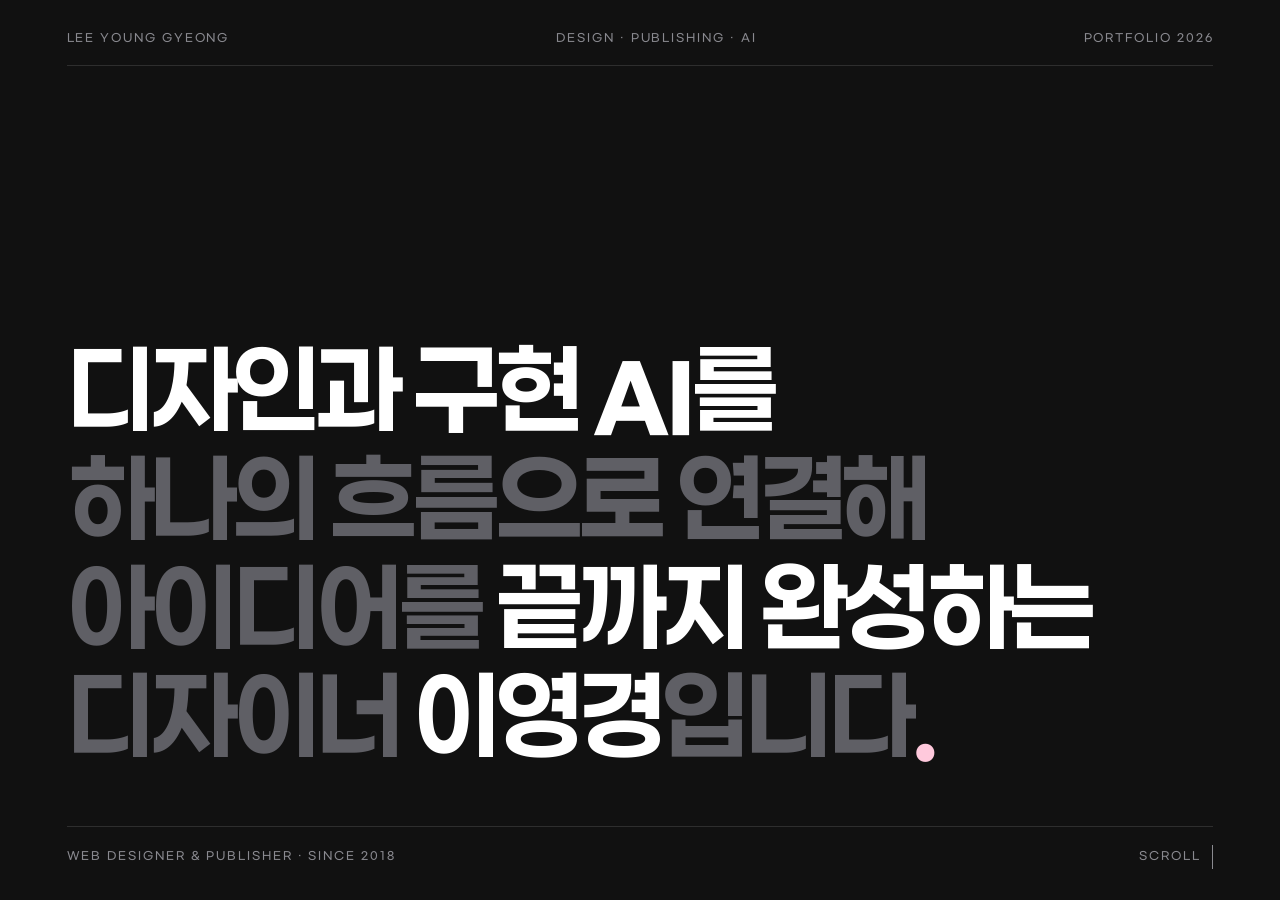
<file: hero-poster.html>
<!DOCTYPE html>
<html lang="ko">
<head>
  <meta charset="UTF-8">
  <meta name="viewport" content="width=device-width, initial-scale=1.0, viewport-fit=cover">
  <meta name="robots" content="noindex, nofollow">
  <title>이영경 Hero 시안</title>
  <link rel="icon" href="assets/images/favicon.svg" type="image/svg+xml">
  <style>
    /* ---------- 폰트: 포트폴리오와 동일 (한글 Paperlogy · 영문 Gmarket Sans) ---------- */
    @font-face{font-family:"Paperlogy";src:url("assets/fonts/Paperlogy-7Bold.woff2") format("woff2");font-weight:700;font-display:swap}
    @font-face{font-family:"GmarketLatin";src:url("assets/fonts/GmarketSansMedium.latin.woff2") format("woff2");font-weight:500 600;size-adjust:92%;font-display:swap;unicode-range:U+0000-00FF,U+2000-206F}
    @font-face{font-family:"GmarketLatin";src:url("assets/fonts/GmarketSansBold.latin.woff2") format("woff2");font-weight:700 800;size-adjust:92%;font-display:swap;unicode-range:U+0000-00FF,U+2000-206F}

    :root{
      color-scheme:dark;
      --hero-bg:#111111;                 /* 포트폴리오 배경과 동일 */
      --hero-strong:#FFFFFF;             /* 핵심 문장 */
      --hero-muted:#5F5F65;              /* 보조 문장 */
      --hero-meta:#8A8A90;               /* 상·하단 작은 정보 */
      --hero-line:rgba(255,255,255,.12);
      --hero-accent:#FFC9DC;             /* 포인트 핑크: 마침표 한 점 */
      --hero-pad:clamp(20px,5.2vw,96px);
      --hero-font:"GmarketLatin","Paperlogy","Pretendard","Apple SD Gothic Neo","Malgun Gothic",sans-serif;
    }
    *{box-sizing:border-box}
    html,body{margin:0;background:var(--hero-bg)}
    body{-webkit-font-smoothing:antialiased;word-break:keep-all;overflow-wrap:break-word}

    /* ---------- Hero ---------- */
    .hero{
      min-height:100vh;
      min-height:100svh;
      display:grid;
      grid-template-rows:auto 1fr auto;  /* 상단 정보 / 타이포 / 하단 정보 */
      padding:calc(env(safe-area-inset-top,0px) + clamp(20px,2.4vw,36px)) var(--hero-pad) calc(env(safe-area-inset-bottom,0px) + clamp(20px,2.4vw,36px));
      background:var(--hero-bg);
      color:var(--hero-strong);
      font-family:var(--hero-font);
      overflow:hidden;
    }

    /* 상·하단 작은 정보: 포스터의 테두리 역할 */
    .hero__meta,.hero__foot{
      display:flex;white-space:nowrap;justify-content:space-between;align-items:center;gap:8px 32px;
      font-size:12px;font-weight:500;line-height:1.4;letter-spacing:.16em;text-transform:uppercase;color:var(--hero-meta);
    }
    .hero__meta{padding-bottom:clamp(14px,1.4vw,20px);border-bottom:1px solid var(--hero-line)}
    .hero__foot{padding-top:clamp(14px,1.4vw,20px);border-top:1px solid var(--hero-line)}
    .hero__foot a{color:inherit;text-decoration:none;display:inline-flex;align-items:center;gap:12px;transition:color .2s}
    .hero__foot a:hover,.hero__foot a:focus-visible{color:var(--hero-strong)}
    .hero__foot a::after{content:"";width:1px;height:24px;background:currentColor;transform-origin:top;animation:hero-scroll 2s cubic-bezier(.65,0,.35,1) infinite}

    /* 타이포 블록: 아래쪽에 무게를 두고 위는 비워 포스터 비율로 */
    .hero__body{
      container-type:inline-size;
      display:flex;align-items:flex-end;
      padding-block:clamp(40px,4vw,80px) clamp(28px,3.2vw,60px);
    }
    .hero__title{
      /* 가장 긴 줄(약 10.5em)이 본문 폭의 약 90%를 채우는 크기.
         화면 높이가 낮으면 상·하단 정보와 여백(약 164px + 7vw)을 뺀 높이에 맞춰 한 화면 안에 들어오게 제한 */
      --fit:11.6;
      --rows:4.4;
      margin:0;
      font-weight:700;
      font-size:clamp(28px,7.8vw,152px);
      font-size:clamp(28px,min(100cqi / var(--fit),(100svh - 164px - 7vw) / var(--rows)),152px);
      line-height:1.1;                   /* 타이트한 행간 */
      letter-spacing:-.04em;             /* 과하지 않게 조인 자간 */
      word-spacing:-.04em;
      font-kerning:normal;
      font-synthesis:none;
    }
    .hero__line{display:block}
    .is-strong{color:var(--hero-strong)}
    .is-muted{color:var(--hero-muted)}
    .is-accent{color:var(--hero-accent)}
    .nw{white-space:nowrap}

    /* 등장 효과: 줄마다 순서대로 (움직임 줄이기 설정이면 생략) */
    .hero__line{animation:hero-rise .9s cubic-bezier(.2,.7,.2,1) both}
    .hero__line:nth-child(2){animation-delay:.07s}
    .hero__line:nth-child(3){animation-delay:.14s}
    .hero__line:nth-child(4){animation-delay:.21s}
    @keyframes hero-rise{from{transform:translateY(.3em);opacity:0}to{transform:none;opacity:1}}
    @keyframes hero-scroll{0%{transform:scaleY(0)}45%{transform:scaleY(1);transform-origin:top}55%{transform:scaleY(1);transform-origin:bottom}100%{transform:scaleY(0);transform-origin:bottom}}
    @media (prefers-reduced-motion:reduce){.hero__line,.hero__foot a::after{animation:none}}

    /* ---------- 반응형 ---------- */
    /* 모바일: 3번째 줄을 두 줄로 나눠 5줄로, 가장 긴 줄(약 8.9em)에 맞춰 다시 키움 */
    @media (max-width:600px){
      .hero .m-hide{display:none}
      .hero__meta,.hero__foot{font-size:11px;letter-spacing:.1em;gap:16px}
      .hero__title{--fit:9.4;--rows:5.7;line-height:1.14;letter-spacing:-.035em}
      .hero__line--split > .nw{display:block}
    }
  </style>
</head>
<body>

  <section class="hero" aria-labelledby="hero-title">
    <div class="hero__meta">
      <span>Lee Young Gyeong</span>
      <span class="m-hide">Design · Publishing · AI</span>
      <span>Portfolio 2026</span>
    </div>

    <div class="hero__body">
      <h1 class="hero__title" id="hero-title">
        <span class="hero__line">
          <span class="nw is-strong">디자인과 구현</span>
          <span class="nw is-strong">AI를</span>
        </span>
        <span class="hero__line">
          <span class="nw is-muted">하나의 흐름으로</span>
          <span class="nw is-muted">연결해</span>
        </span>
        <span class="hero__line hero__line--split">
          <span class="nw is-muted">아이디어를</span>
          <span class="nw is-strong">끝까지 완성하는</span>
        </span>
        <span class="hero__line">
          <span class="nw is-muted">디자이너</span>
          <span class="nw"><span class="is-strong">이영경</span><span class="is-muted">입니다</span><span class="is-accent">.</span></span>
        </span>
      </h1>
    </div>

    <div class="hero__foot">
      <span>Web Designer &amp; Publisher<span class="m-hide"> · Since 2018</span></span>
      <a href="#about">Scroll</a>
    </div>
  </section>

</body>
</html>
</file>
